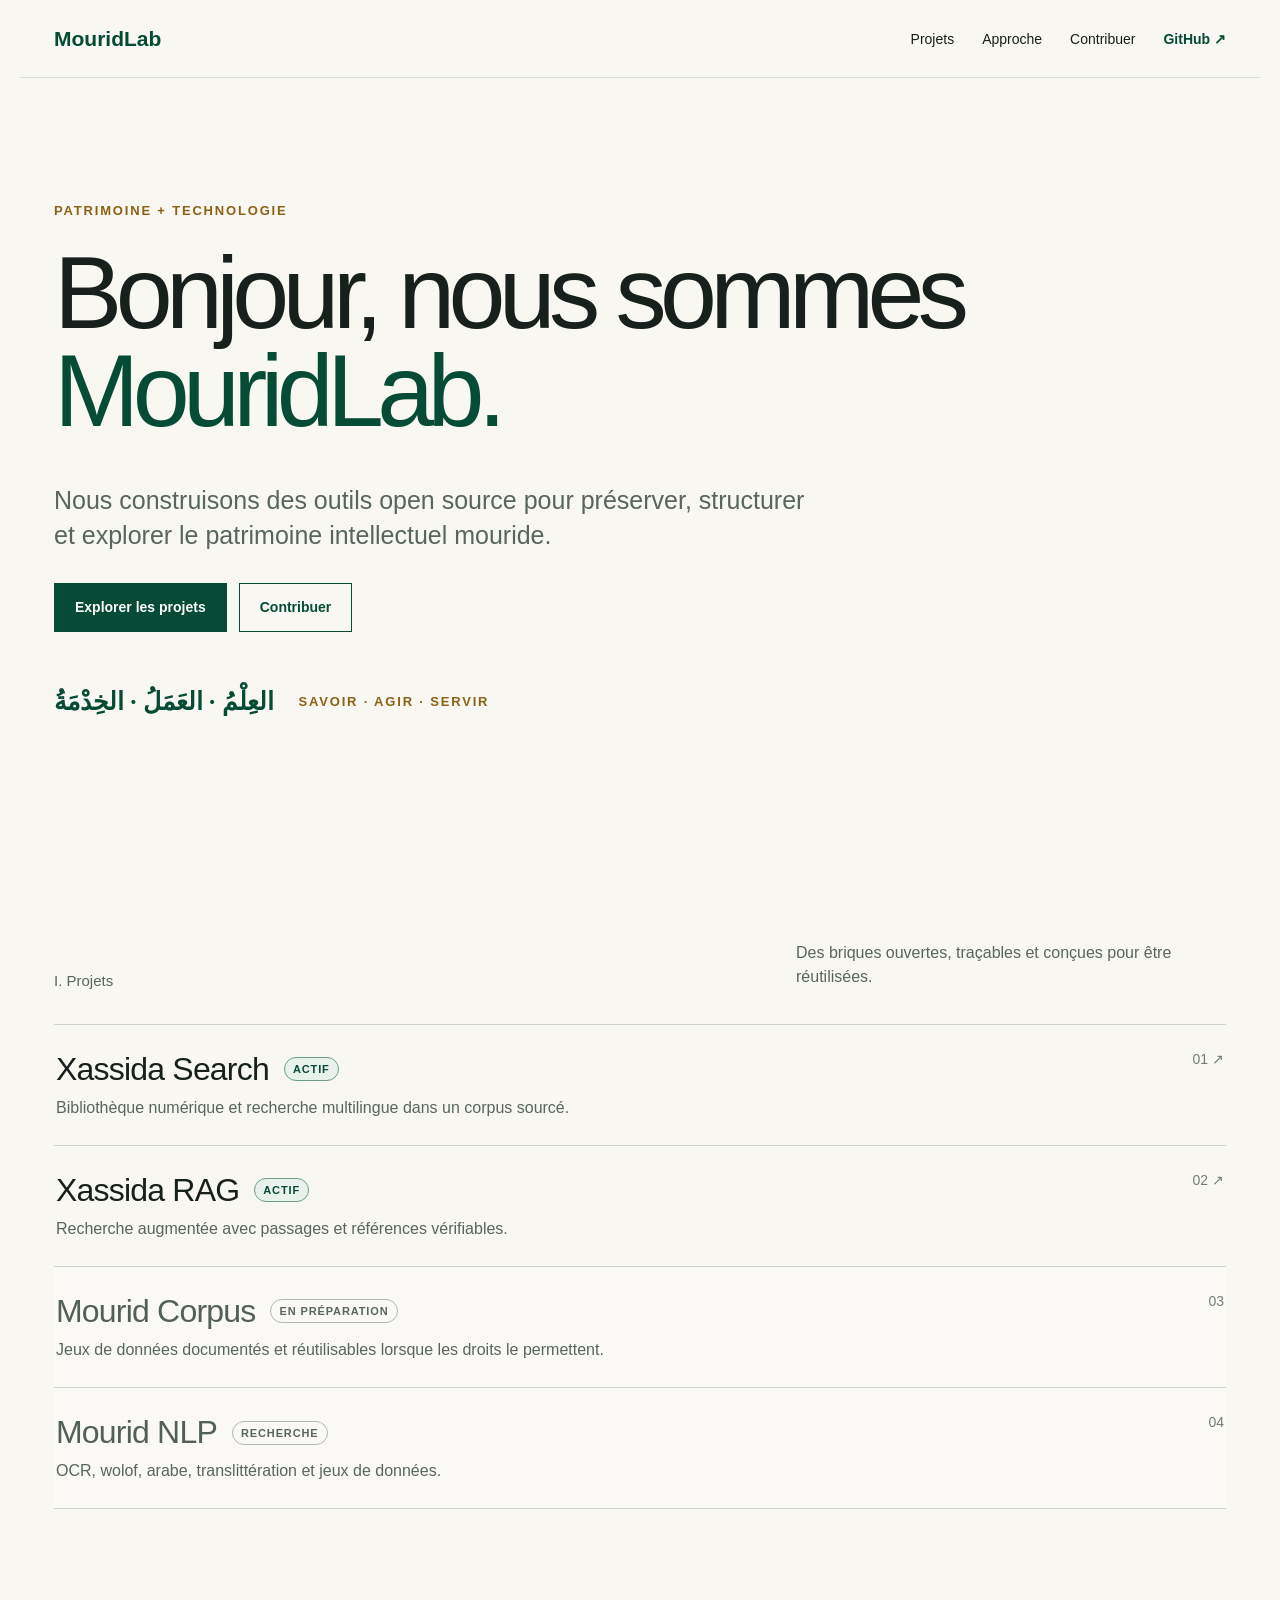
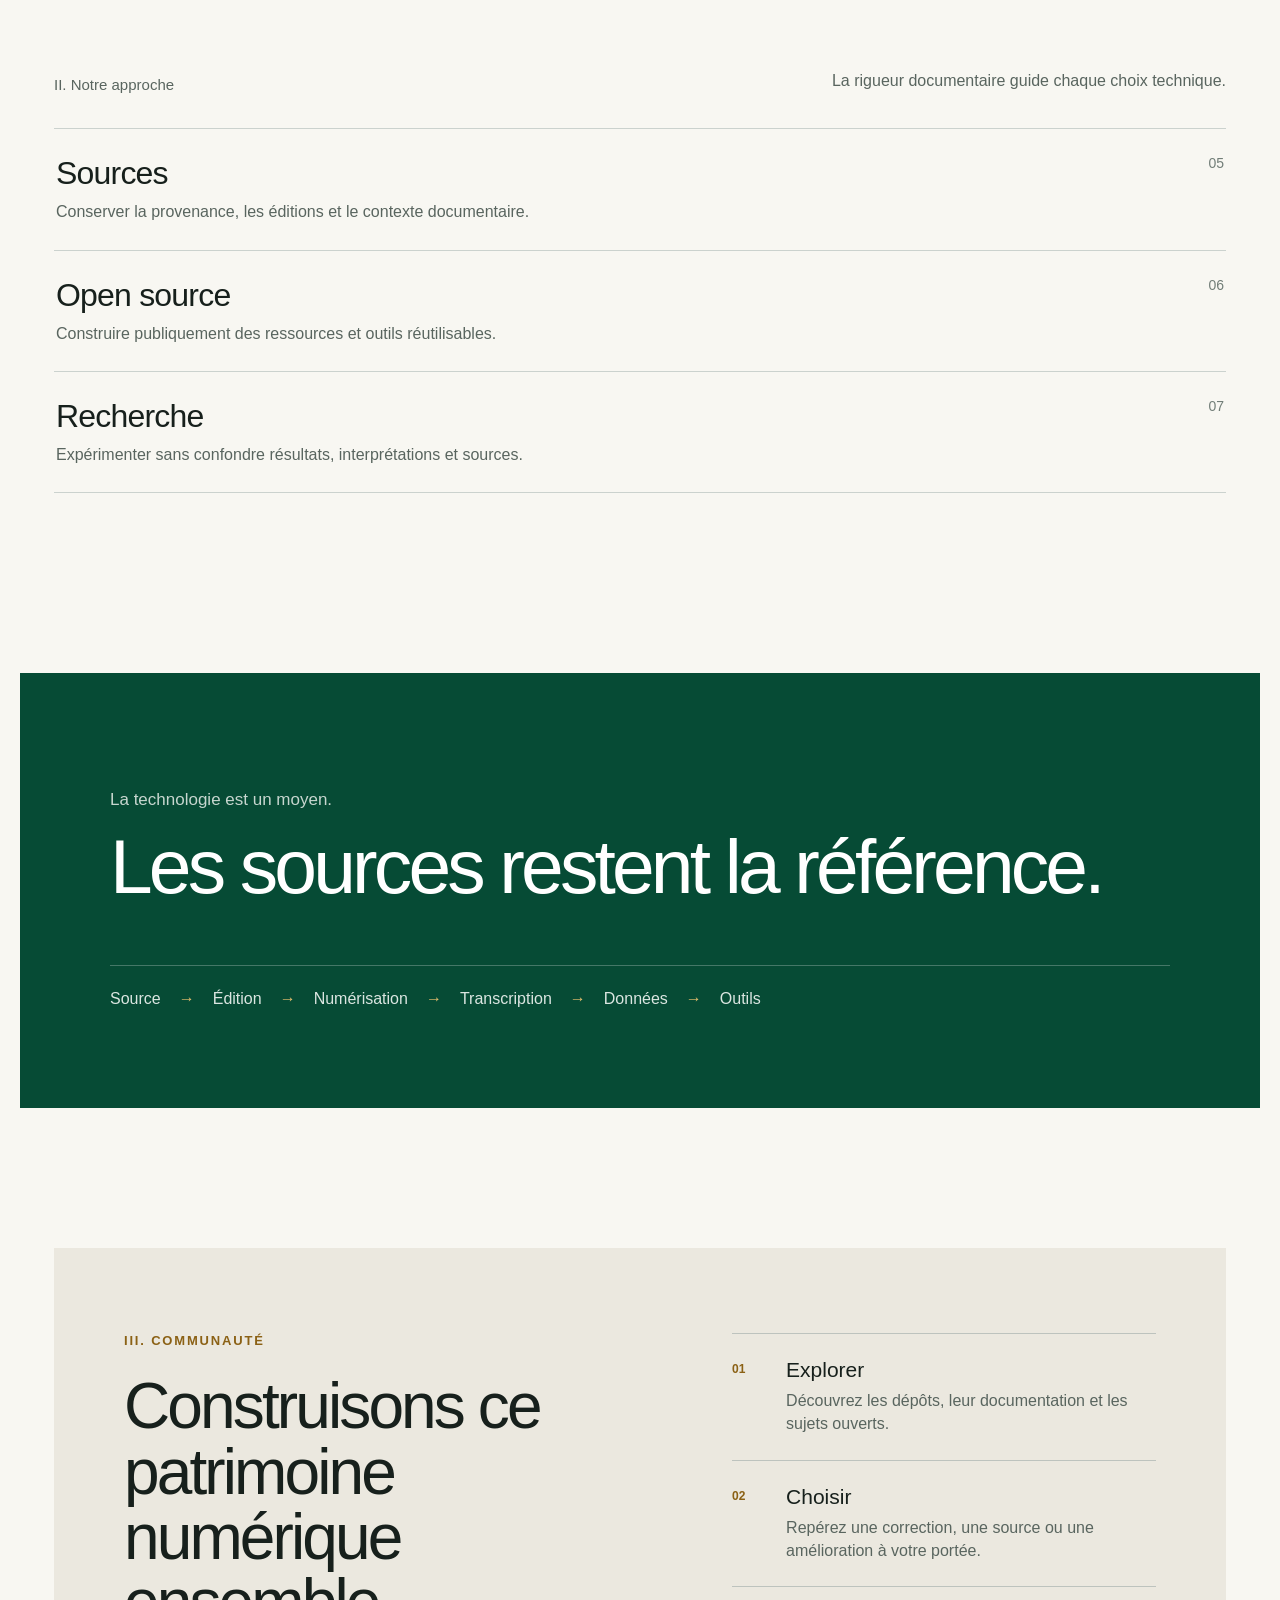
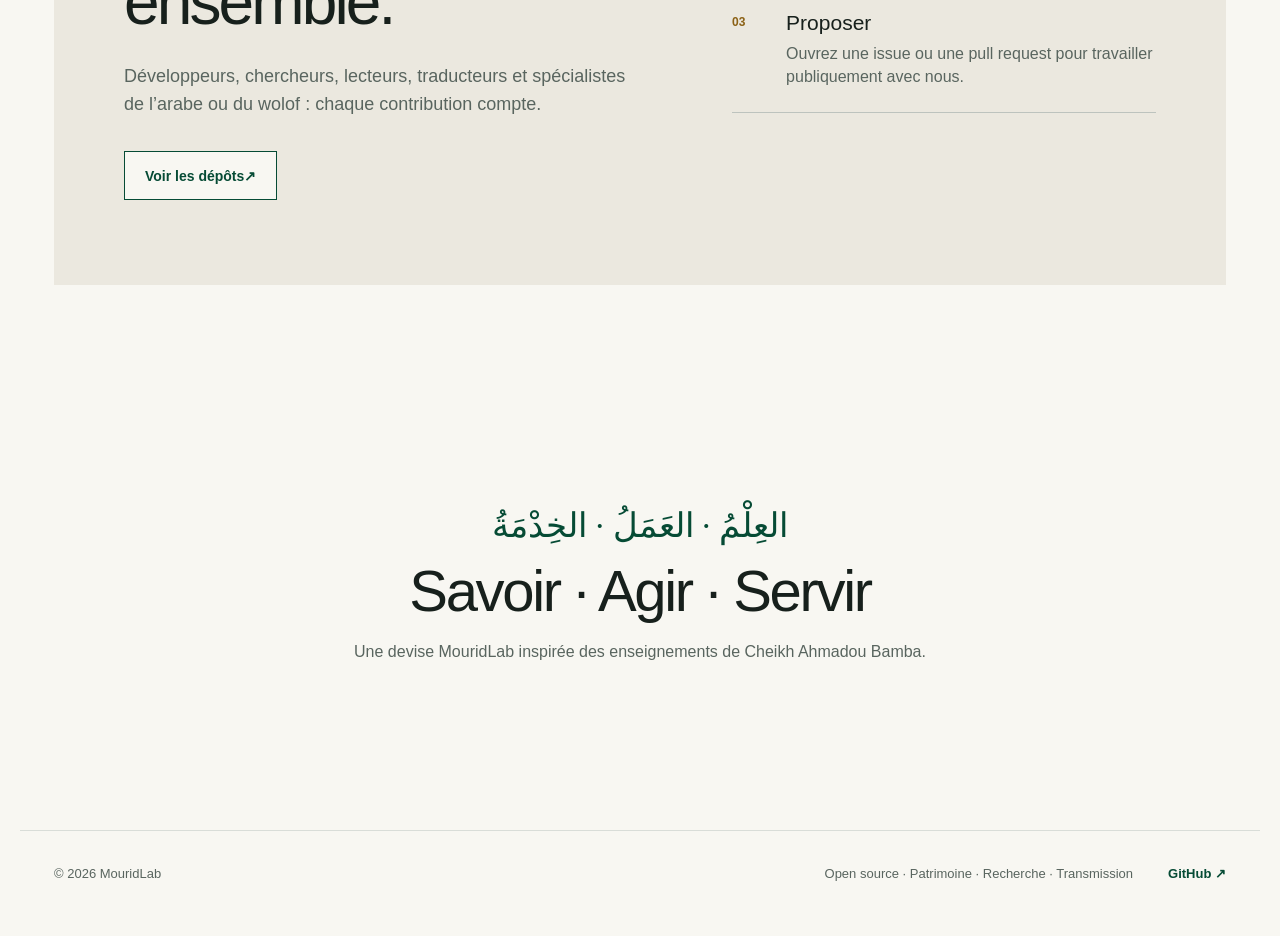
<file: index.html>
<!doctype html>
<html lang="fr">
<head>
  <meta charset="utf-8"><meta name="viewport" content="width=device-width,initial-scale=1">
  <title>MouridLab — Savoir · Agir · Servir</title>
  <meta name="description" content="MouridLab développe des outils open source pour préserver, structurer et explorer le patrimoine intellectuel mouride.">
  <meta name="theme-color" content="#064b35"><meta name="robots" content="index,follow">
  <link rel="canonical" href="https://mouridlab.github.io/"><link rel="icon" href="assets/favicon.png" sizes="128x128"><link rel="apple-touch-icon" href="assets/mouridlab-avatar.png"><link rel="stylesheet" href="styles.css">
  <meta property="og:type" content="website"><meta property="og:locale" content="fr_FR"><meta property="og:site_name" content="MouridLab"><meta property="og:title" content="MouridLab — Savoir · Agir · Servir"><meta property="og:description" content="Des outils ouverts au service du patrimoine intellectuel mouride."><meta property="og:url" content="https://mouridlab.github.io/"><meta property="og:image" content="https://mouridlab.github.io/assets/mouridlab-avatar.png">
  <meta name="twitter:card" content="summary_large_image"><meta name="twitter:title" content="MouridLab — Savoir · Agir · Servir"><meta name="twitter:description" content="Des outils ouverts au service du patrimoine intellectuel mouride."><meta name="twitter:image" content="https://mouridlab.github.io/assets/mouridlab-avatar.png">
  <script type="application/ld+json">{"@context":"https://schema.org","@type":"Organization","name":"MouridLab","url":"https://mouridlab.github.io/","logo":"https://mouridlab.github.io/assets/mouridlab-avatar.png","sameAs":["https://github.com/MouridLab"],"description":"Projets open source pour le patrimoine intellectuel mouride."}</script>
  <script src="app.js" defer></script>
</head>
<body>
<a class="skip-link" href="#content">Aller au contenu</a>
<header class="site-header"><a class="wordmark" href="#top" aria-label="MouridLab, accueil">MouridLab</a><button class="menu-toggle" type="button" aria-expanded="false" aria-controls="navigation"><span>Menu</span><i aria-hidden="true"></i></button><nav id="navigation" aria-label="Navigation principale"><a href="#projects">Projets</a><a href="#approach">Approche</a><a href="#community">Contribuer</a><a class="nav-external" href="https://github.com/MouridLab" target="_blank" rel="noopener noreferrer">GitHub <span aria-hidden="true">↗</span><span class="sr-only"> (nouvel onglet)</span></a></nav></header>
<main id="content">
  <section class="hero" id="top" aria-labelledby="hero-title"><div class="overline">Patrimoine + Technologie</div><h1 id="hero-title">Bonjour, nous sommes <em>MouridLab.</em></h1><p class="intro">Nous construisons des outils open source pour préserver, structurer et explorer le patrimoine intellectuel mouride.</p><div class="hero-actions"><a class="button button-primary" href="#projects">Explorer les projets</a><a class="button button-secondary" href="#community">Contribuer</a></div><div class="motto"><span class="ar" lang="ar" dir="rtl">العِلْمُ · العَمَلُ · الخِدْمَةُ</span><span>SAVOIR · AGIR · SERVIR</span></div></section>
  <section class="index" id="projects" aria-labelledby="projects-title"><div class="section-heading"><h2 id="projects-title">I. Projets</h2><p>Des briques ouvertes, traçables et conçues pour être réutilisées.</p></div>
    <a class="row" href="https://github.com/MouridLab/xassida-search" target="_blank" rel="noopener noreferrer"><div><div class="project-title"><strong>Xassida Search</strong><span class="status active">Actif</span></div><p>Bibliothèque numérique et recherche multilingue dans un corpus sourcé.</p></div><span aria-hidden="true">01 ↗</span></a>
    <a class="row" href="https://github.com/MouridLab/xassida-rag" target="_blank" rel="noopener noreferrer"><div><div class="project-title"><strong>Xassida RAG</strong><span class="status active">Actif</span></div><p>Recherche augmentée avec passages et références vérifiables.</p></div><span aria-hidden="true">02 ↗</span></a>
    <div class="row future"><div><div class="project-title"><strong>Mourid Corpus</strong><span class="status">En préparation</span></div><p>Jeux de données documentés et réutilisables lorsque les droits le permettent.</p></div><span aria-hidden="true">03</span></div>
    <div class="row future"><div><div class="project-title"><strong>Mourid NLP</strong><span class="status">Recherche</span></div><p>OCR, wolof, arabe, translittération et jeux de données.</p></div><span aria-hidden="true">04</span></div>
  </section>
  <section class="index" id="approach" aria-labelledby="approach-title"><div class="section-heading"><h2 id="approach-title">II. Notre approche</h2><p>La rigueur documentaire guide chaque choix technique.</p></div><div class="row"><div><strong>Sources</strong><p>Conserver la provenance, les éditions et le contexte documentaire.</p></div><span aria-hidden="true">05</span></div><div class="row"><div><strong>Open source</strong><p>Construire publiquement des ressources et outils réutilisables.</p></div><span aria-hidden="true">06</span></div><div class="row"><div><strong>Recherche</strong><p>Expérimenter sans confondre résultats, interprétations et sources.</p></div><span aria-hidden="true">07</span></div></section>
  <section class="statement" aria-labelledby="statement-title"><p>La technologie est un moyen.</p><h2 id="statement-title">Les sources restent la référence.</h2><div class="chain" aria-label="Notre chaîne documentaire"><span>Source</span><i aria-hidden="true">→</i><span>Édition</span><i aria-hidden="true">→</i><span>Numérisation</span><i aria-hidden="true">→</i><span>Transcription</span><i aria-hidden="true">→</i><span>Données</span><i aria-hidden="true">→</i><span>Outils</span></div></section>
  <section class="community" id="community" aria-labelledby="community-title"><div class="community-intro"><div class="overline">III. Communauté</div><h2 id="community-title">Construisons ce patrimoine numérique ensemble.</h2><p>Développeurs, chercheurs, lecteurs, traducteurs et spécialistes de l’arabe ou du wolof : chaque contribution compte.</p><a class="button button-light" href="https://github.com/orgs/MouridLab/repositories" target="_blank" rel="noopener noreferrer">Voir les dépôts <span aria-hidden="true">↗</span></a></div><ol class="steps"><li><span>01</span><div><strong>Explorer</strong><p>Découvrez les dépôts, leur documentation et les sujets ouverts.</p></div></li><li><span>02</span><div><strong>Choisir</strong><p>Repérez une correction, une source ou une amélioration à votre portée.</p></div></li><li><span>03</span><div><strong>Proposer</strong><p>Ouvrez une issue ou une pull request pour travailler publiquement avec nous.</p></div></li></ol></section>
  <section class="closing" aria-labelledby="closing-title"><div class="ar" lang="ar" dir="rtl">العِلْمُ · العَمَلُ · الخِدْمَةُ</div><h2 id="closing-title">Savoir · Agir · Servir</h2><p>Une devise MouridLab inspirée des enseignements de Cheikh Ahmadou Bamba.</p></section>
</main>
<footer><span>© <span id="year">2026</span> MouridLab</span><span>Open source · Patrimoine · Recherche · Transmission</span><a href="https://github.com/MouridLab" target="_blank" rel="noopener noreferrer">GitHub <span aria-hidden="true">↗</span></a></footer>
</body></html>
</file>
<file: styles.css>
:root{--paper:#f8f7f2;--ink:#17201c;--green:#064b35;--green-dark:#033b2a;--gold:#8b6115;--muted:#59655f;--line:#cbd2ce;--white:#fff;--max:1240px}*{box-sizing:border-box}html{scroll-behavior:smooth;scroll-padding-top:90px}body{margin:0;background:var(--paper);color:var(--ink);font-family:Arial,Helvetica,sans-serif;-webkit-font-smoothing:antialiased}a{color:inherit;text-decoration:none}button{font:inherit}.skip-link{position:fixed;z-index:100;top:12px;left:12px;padding:12px 16px;background:#fff;color:var(--green);font-weight:700;transform:translateY(-150%)}.skip-link:focus{transform:none}.sr-only{position:absolute;width:1px;height:1px;padding:0;margin:-1px;overflow:hidden;clip:rect(0,0,0,0);white-space:nowrap;border:0}:focus-visible{outline:3px solid #bd861e;outline-offset:4px}.site-header{height:78px;display:flex;align-items:center;justify-content:space-between;max-width:var(--max);margin:auto;padding:0 34px;border-bottom:1px solid #d9ddd8;position:relative}.wordmark{font-size:21px;font-weight:700;color:var(--green)}nav{display:flex;gap:28px;align-items:center;font-size:14px}nav a{padding:8px 0;position:relative}nav a:after{content:"";position:absolute;height:1px;left:0;right:100%;bottom:2px;background:var(--green);transition:right .2s}nav a:hover:after{right:0}.nav-external{color:var(--green);font-weight:700}.menu-toggle{display:none;background:none;border:0;color:var(--ink);padding:10px 0;cursor:pointer}main{max-width:var(--max);margin:auto;padding:0 34px}.hero{padding:125px 0 145px;max-width:990px}.overline{font-size:13px;color:var(--gold);text-transform:uppercase;letter-spacing:.14em;margin-bottom:26px;font-weight:700}h1{font-size:clamp(55px,8vw,105px);line-height:.96;letter-spacing:-.065em;margin:0;font-weight:500}h1 em{font-style:normal;color:var(--green)}.intro{font-size:25px;line-height:1.4;max-width:760px;margin:42px 0 30px;color:var(--muted)}.hero-actions{display:flex;gap:12px;flex-wrap:wrap}.button{display:inline-flex;align-items:center;justify-content:center;min-height:49px;padding:0 20px;border:1px solid var(--green);font-size:14px;font-weight:700;transition:.18s}.button:hover{transform:translateY(-2px)}.button-primary{background:var(--green);color:#fff}.button-primary:hover{background:var(--green-dark)}.button-secondary{color:var(--green)}.button-secondary:hover{background:#e7eee9}.motto{margin-top:55px;display:flex;gap:25px;align-items:center;font-size:13px;font-weight:700;letter-spacing:.14em;color:var(--gold)}.ar{font-family:Georgia,"Times New Roman",serif;color:var(--green);font-size:25px;letter-spacing:0}.index{padding:80px 0}.section-heading{display:grid;grid-template-columns:1fr 1fr;gap:30px;align-items:end;margin:0 0 35px}.section-heading h2{font-size:15px;font-weight:500;color:var(--muted);margin:0}.section-heading p{margin:0;color:var(--muted);line-height:1.5;max-width:430px;justify-self:end}.row{border-top:1px solid var(--line);padding:26px 2px;display:flex;justify-content:space-between;align-items:flex-start;gap:20px;transition:.18s}.row:last-child{border-bottom:1px solid var(--line)}a.row:hover{padding-left:12px;color:var(--green)}.row strong{font-size:32px;font-weight:500;letter-spacing:-.025em}.row p{margin:8px 0 0;color:var(--muted);font-size:16px;line-height:1.45}.row>span{font-size:14px;color:#717d77;white-space:nowrap}.project-title{display:flex;align-items:center;gap:15px;flex-wrap:wrap}.status{font-size:11px;text-transform:uppercase;letter-spacing:.08em;border:1px solid #aeb7b2;color:var(--muted);border-radius:20px;padding:5px 8px;font-weight:700}.status.active{border-color:#6d9d87;color:var(--green);background:#e9f1ed}.future{background:rgba(255,255,255,.2)}.future strong{color:#53605a}.statement{margin:100px -34px;background:var(--green);color:#fff;padding:100px 90px}.statement>p{color:#c7d6cf;font-size:17px}.statement h2{font-size:clamp(45px,6vw,78px);line-height:1.02;letter-spacing:-.05em;margin:12px 0 60px;font-weight:500}.chain{border-top:1px solid rgba(255,255,255,.25);padding-top:24px;display:flex;gap:18px;flex-wrap:wrap;color:#dbe6e1}.chain i{font-style:normal;color:#e2bd6d}.community{margin:140px 0 70px;display:grid;grid-template-columns:1.1fr .9fr;gap:90px;padding:85px 70px;background:#ebe8df}.community h2{font-size:clamp(40px,5vw,65px);line-height:1.02;letter-spacing:-.045em;font-weight:500;margin:0 0 28px}.community-intro>p{font-size:18px;line-height:1.55;color:var(--muted);margin:0 0 32px;max-width:630px}.button-light{background:var(--paper);color:var(--green)}.button-light:hover{background:#fff}.steps{list-style:none;margin:0;padding:0;border-top:1px solid #bdc3be}.steps li{display:grid;grid-template-columns:42px 1fr;gap:12px;padding:24px 0;border-bottom:1px solid #bdc3be}.steps li>span{font-size:12px;color:var(--gold);font-weight:700;padding-top:4px}.steps strong{font-size:21px;font-weight:500}.steps p{color:var(--muted);line-height:1.45;margin:7px 0 0}.closing{text-align:center;padding:150px 0}.closing .ar{font-size:34px}.closing h2{font-size:58px;letter-spacing:-.04em;margin:12px;font-weight:500}.closing p{color:var(--muted);line-height:1.5}footer{max-width:var(--max);margin:auto;padding:35px 34px 55px;border-top:1px solid #d9ddd8;display:grid;grid-template-columns:1fr auto auto;gap:35px;color:var(--muted);font-size:13px}footer a{color:var(--green);font-weight:700}
@media(max-width:800px){.site-header{padding:0 20px}.menu-toggle{display:flex;align-items:center;gap:10px;z-index:3}.menu-toggle i,.menu-toggle i:before{display:block;width:20px;height:1px;background:currentColor;transition:.2s}.menu-toggle i:before{content:"";transform:translateY(-6px)}.menu-toggle[aria-expanded="true"] i{transform:rotate(45deg)}.menu-toggle[aria-expanded="true"] i:before{transform:rotate(90deg)}nav{display:none;position:absolute;z-index:2;top:77px;left:0;right:0;background:var(--paper);padding:18px 20px 28px;border-bottom:1px solid var(--line);flex-direction:column;align-items:stretch;gap:0;font-size:18px}nav.open{display:flex}nav a{padding:15px 0;border-bottom:1px solid var(--line)}main{padding:0 20px}.hero{padding:80px 0 100px}.intro{font-size:20px}.motto{display:block}.motto span{display:block;margin:8px 0}.section-heading{grid-template-columns:1fr;gap:12px}.section-heading p{justify-self:start}.row strong{font-size:25px}.row p{max-width:520px}.statement{margin:60px -20px;padding:70px 20px}.chain{line-height:1.8}.community{margin:90px -20px 40px;padding:70px 20px;grid-template-columns:1fr;gap:55px}.closing{padding:100px 0}.closing h2{font-size:43px}footer{padding:30px 20px;grid-template-columns:1fr;gap:10px}}
@media(max-width:440px){h1{font-size:51px}.hero-actions{display:grid}.button{width:100%}.row{padding:22px 0}.row>span{font-size:12px}.project-title{gap:9px}.status{font-size:9px}.closing h2{font-size:37px}}
@media(prefers-reduced-motion:reduce){html{scroll-behavior:auto}*,*:before,*:after{transition:none!important}}
</file>
